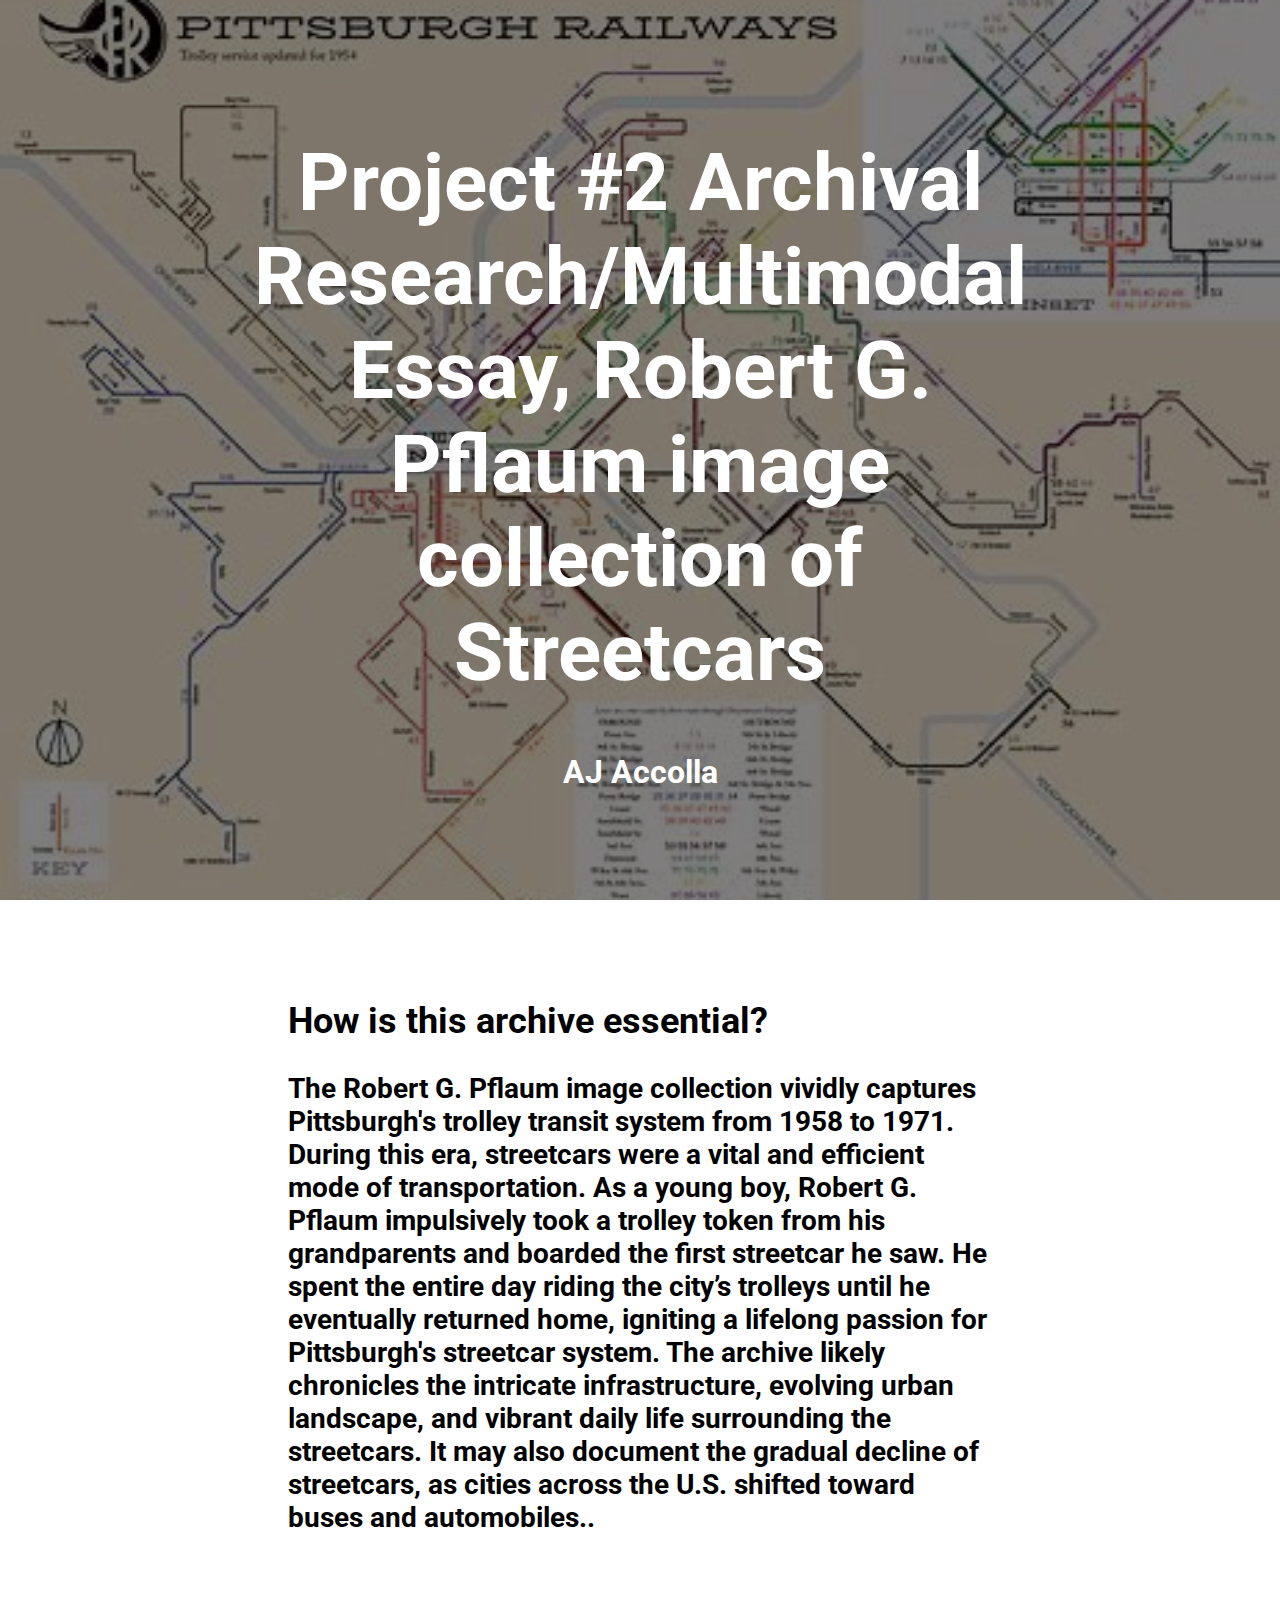
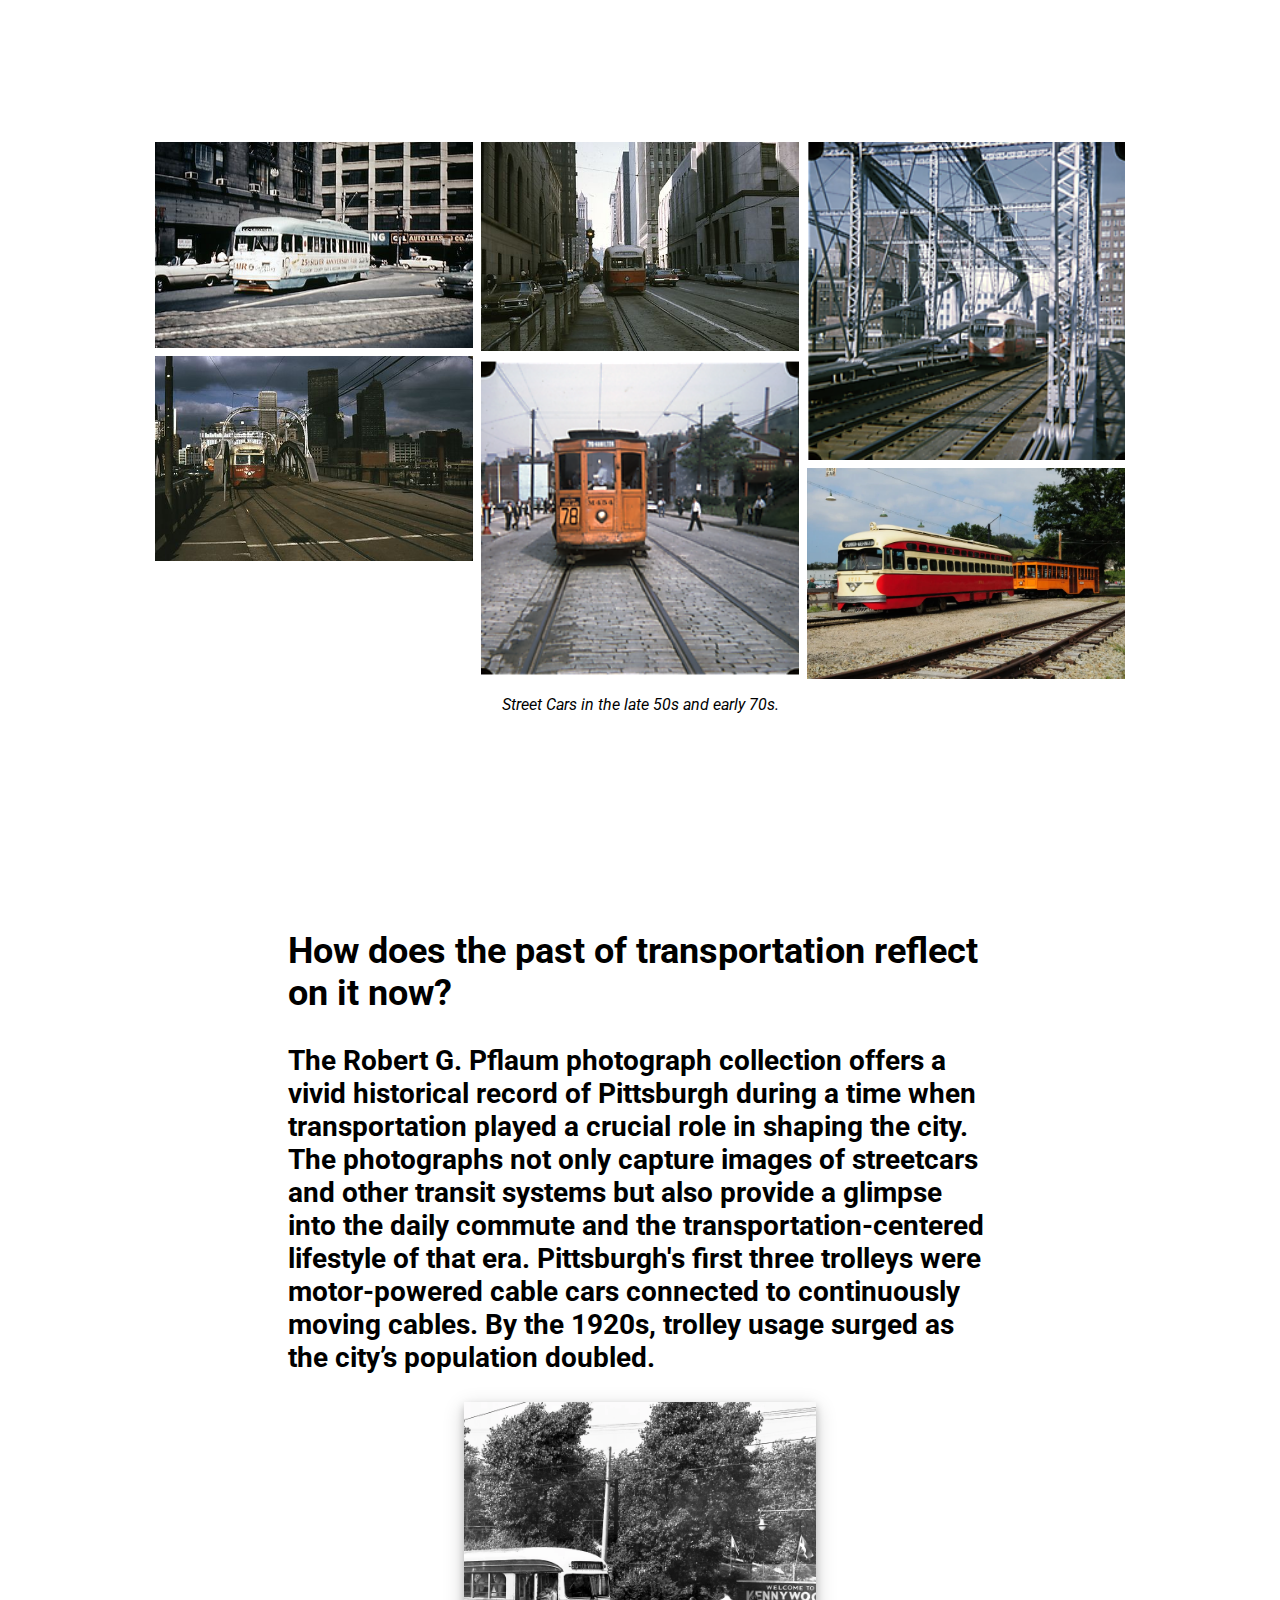
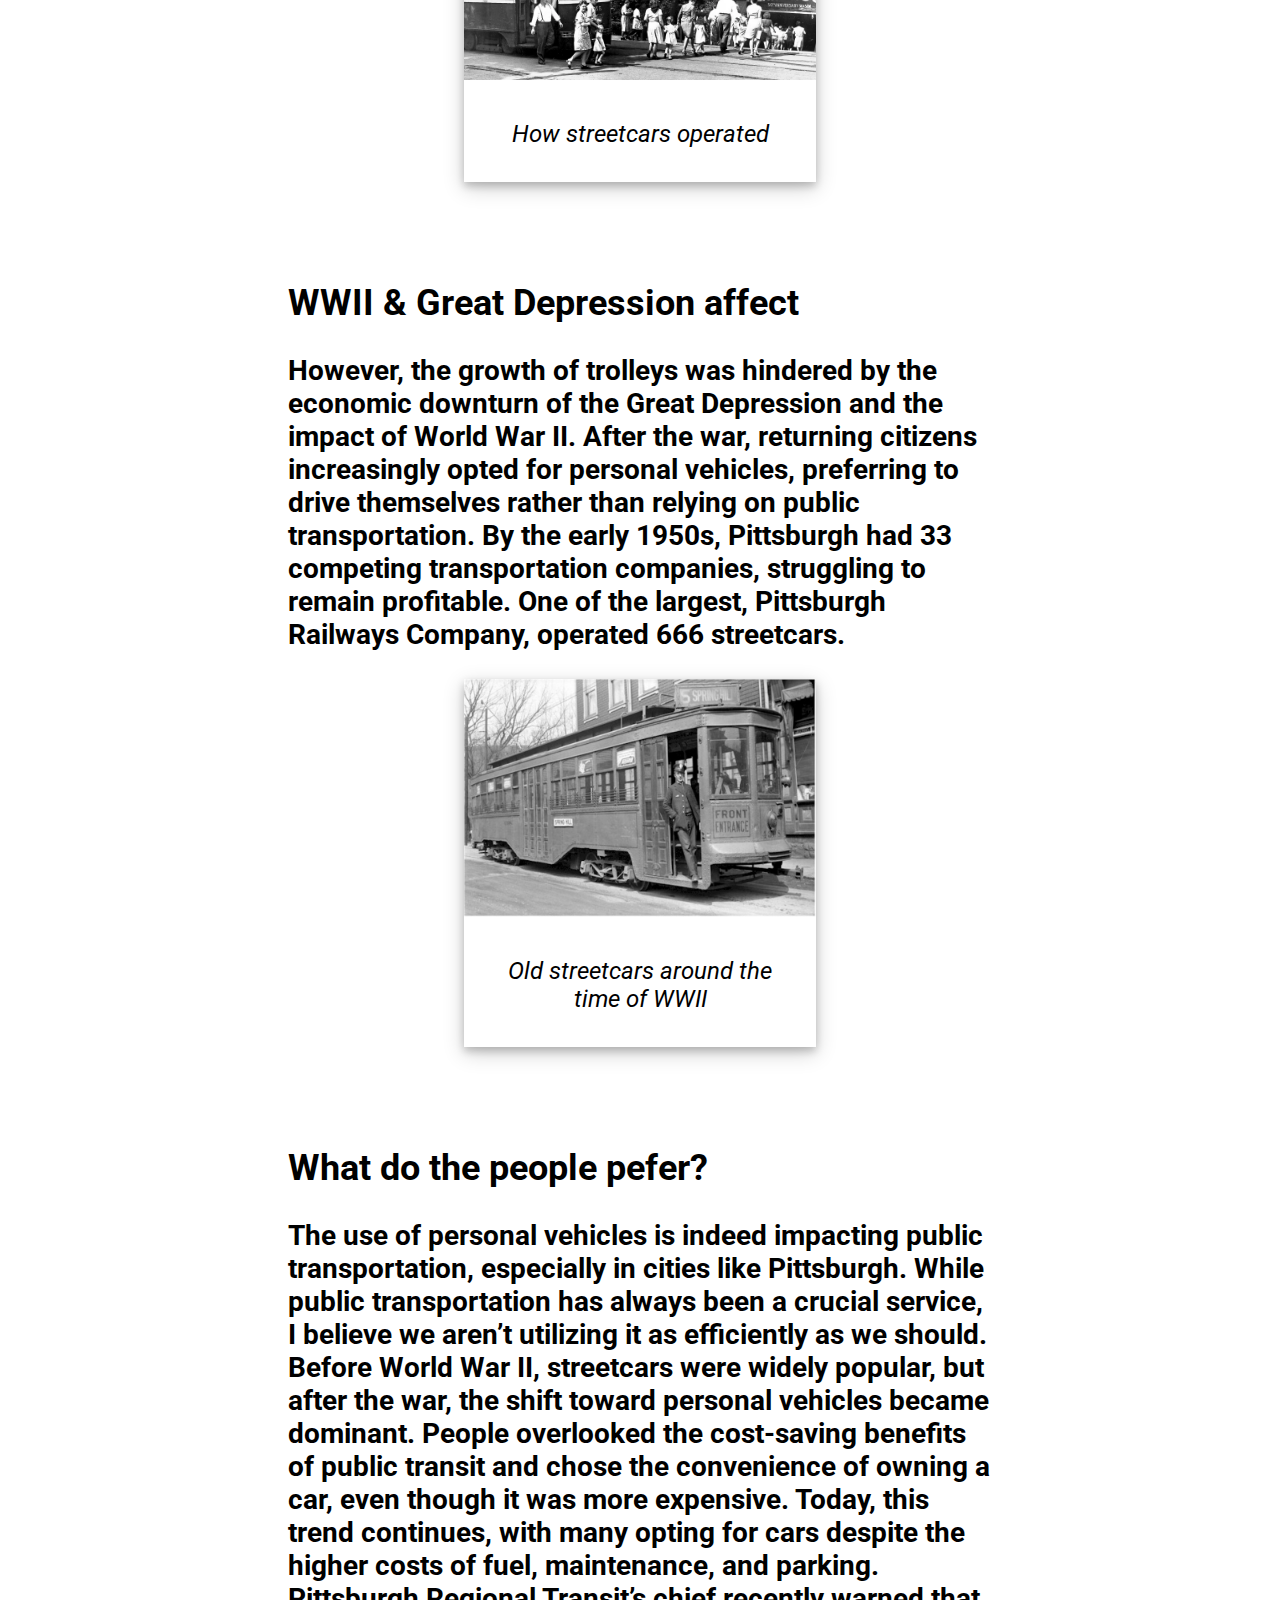
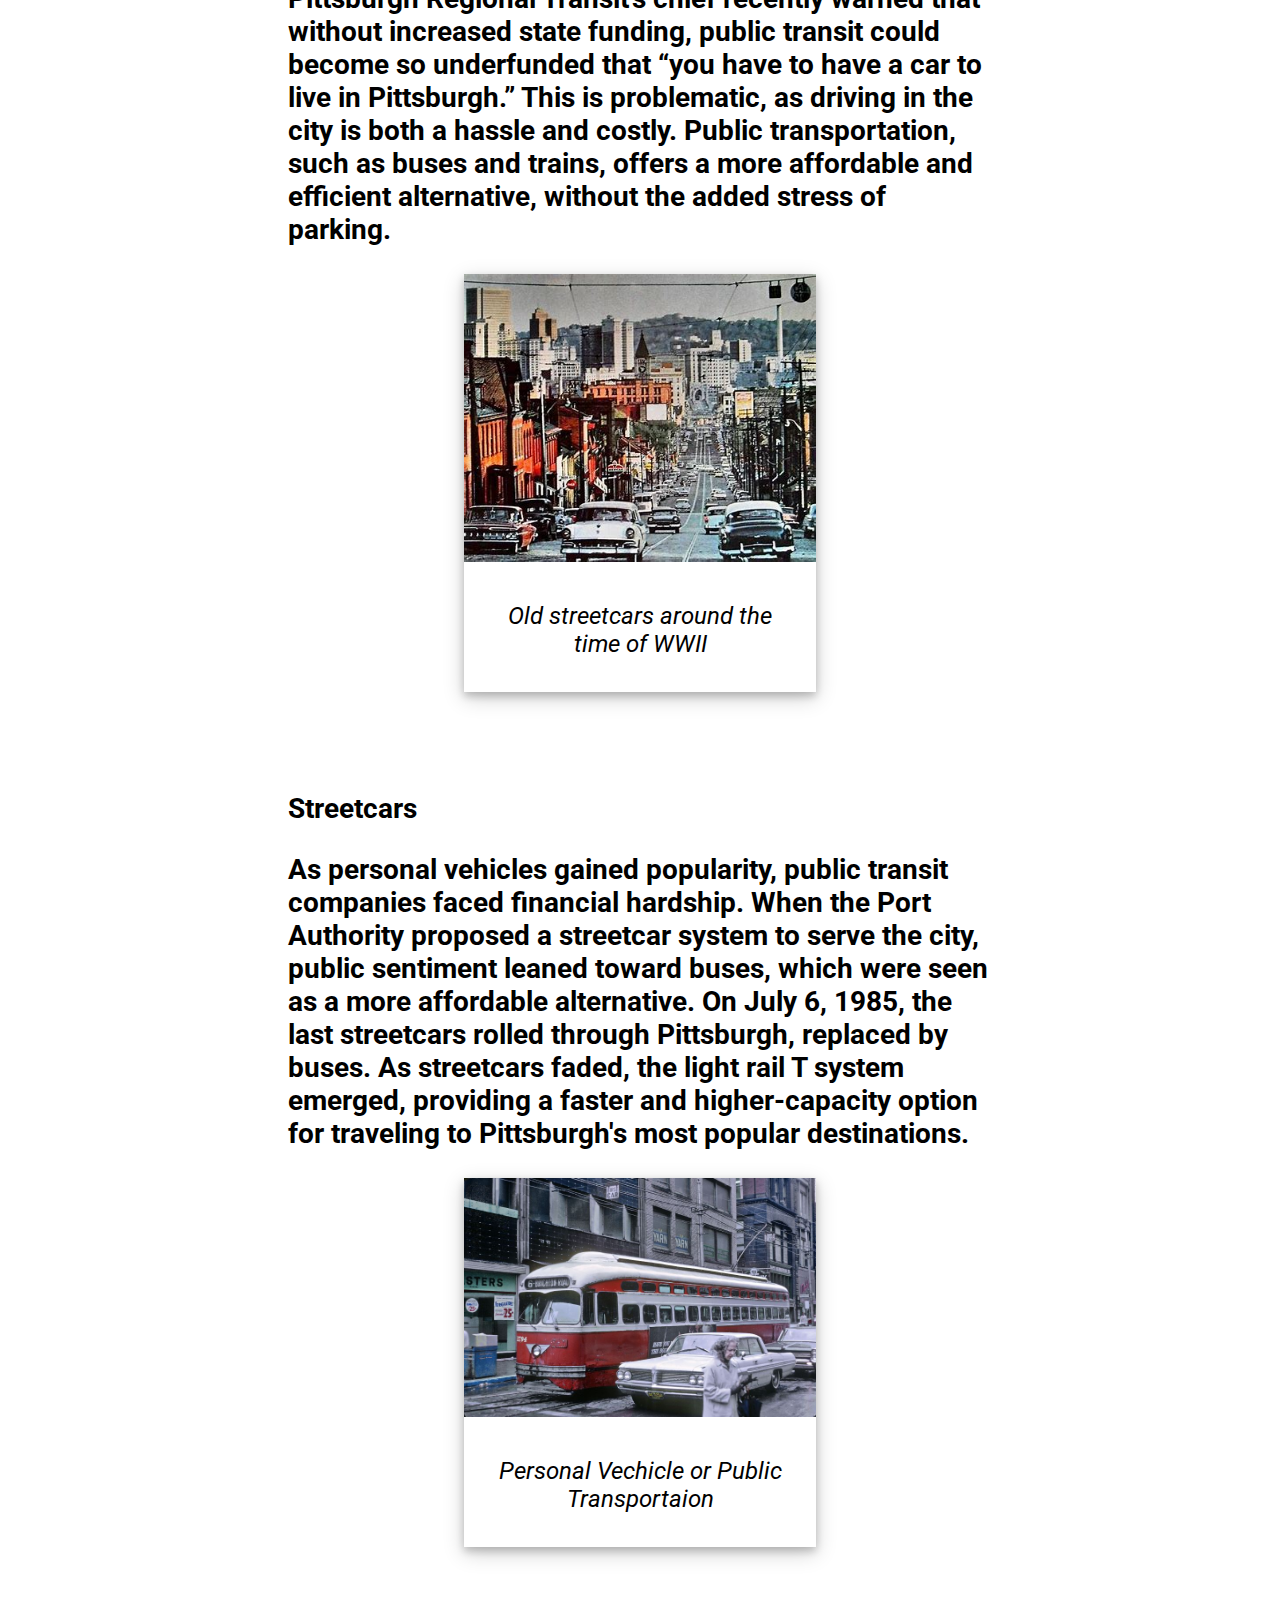
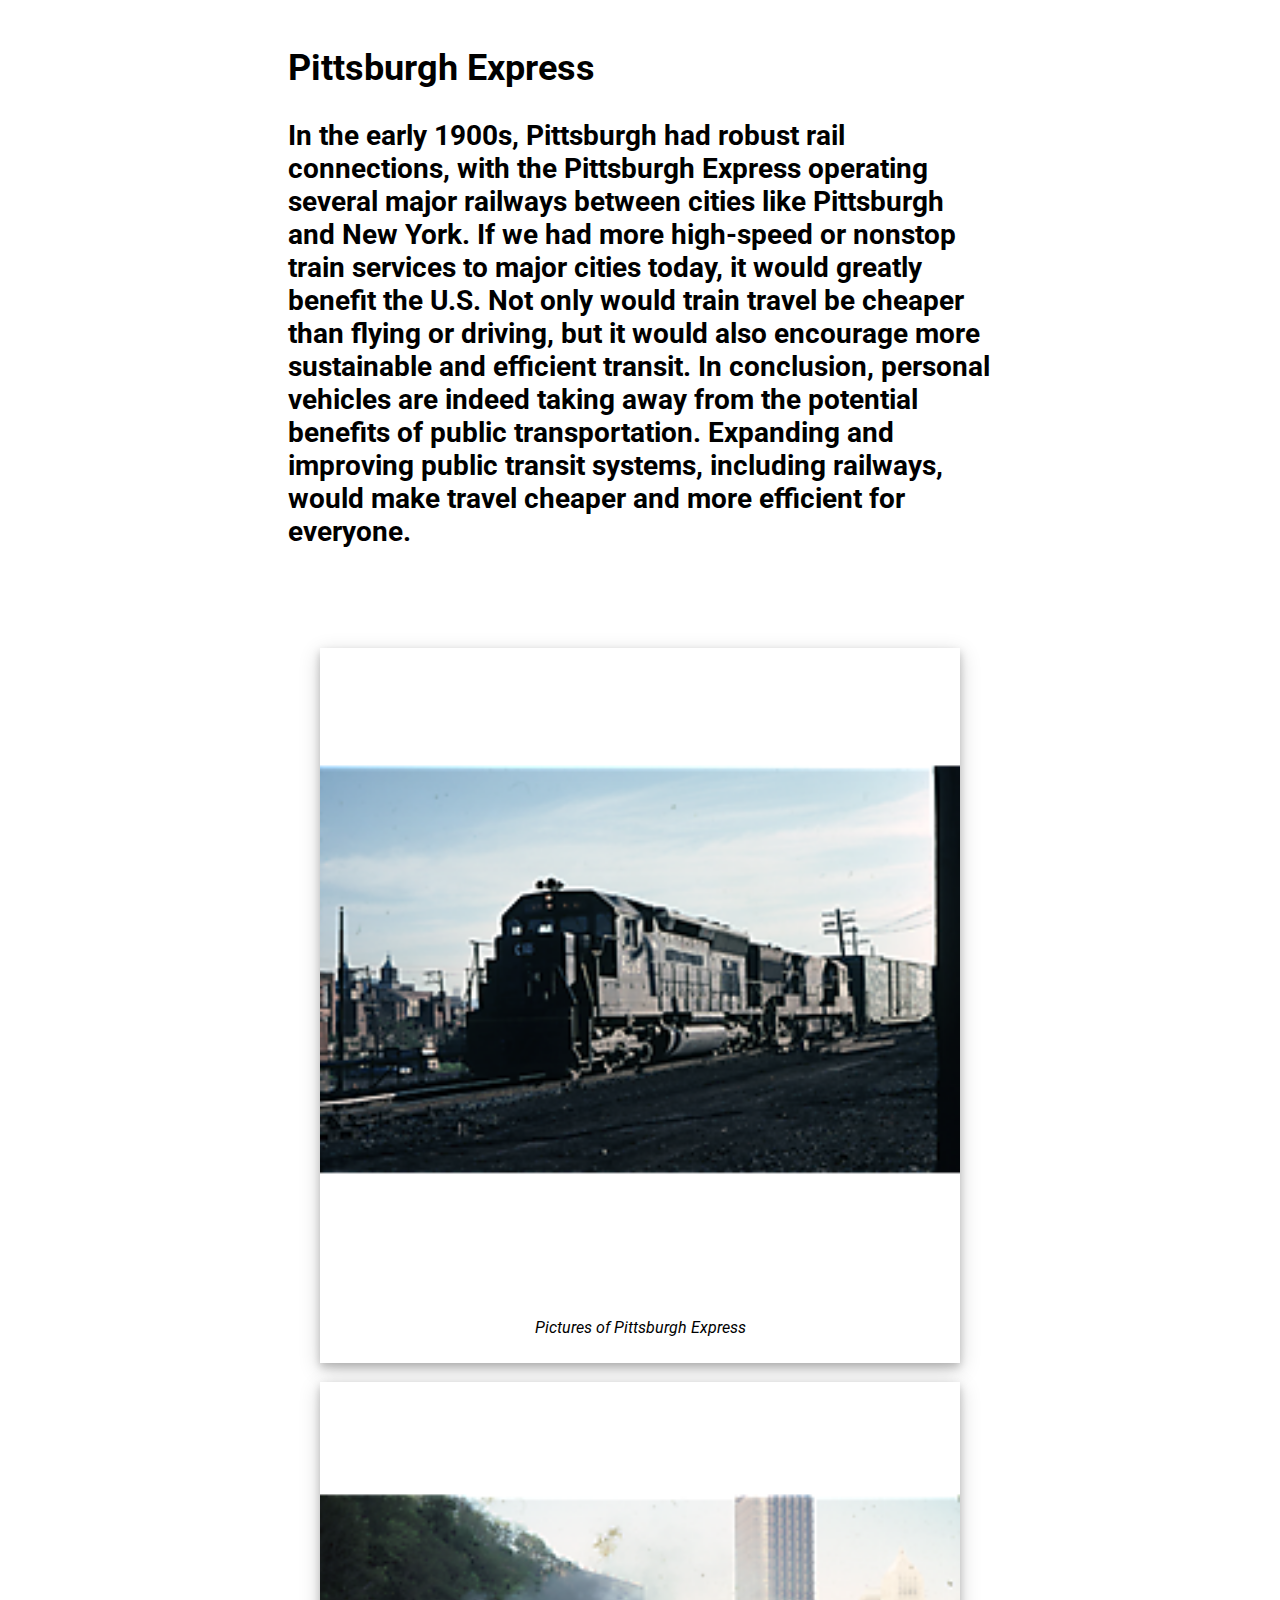
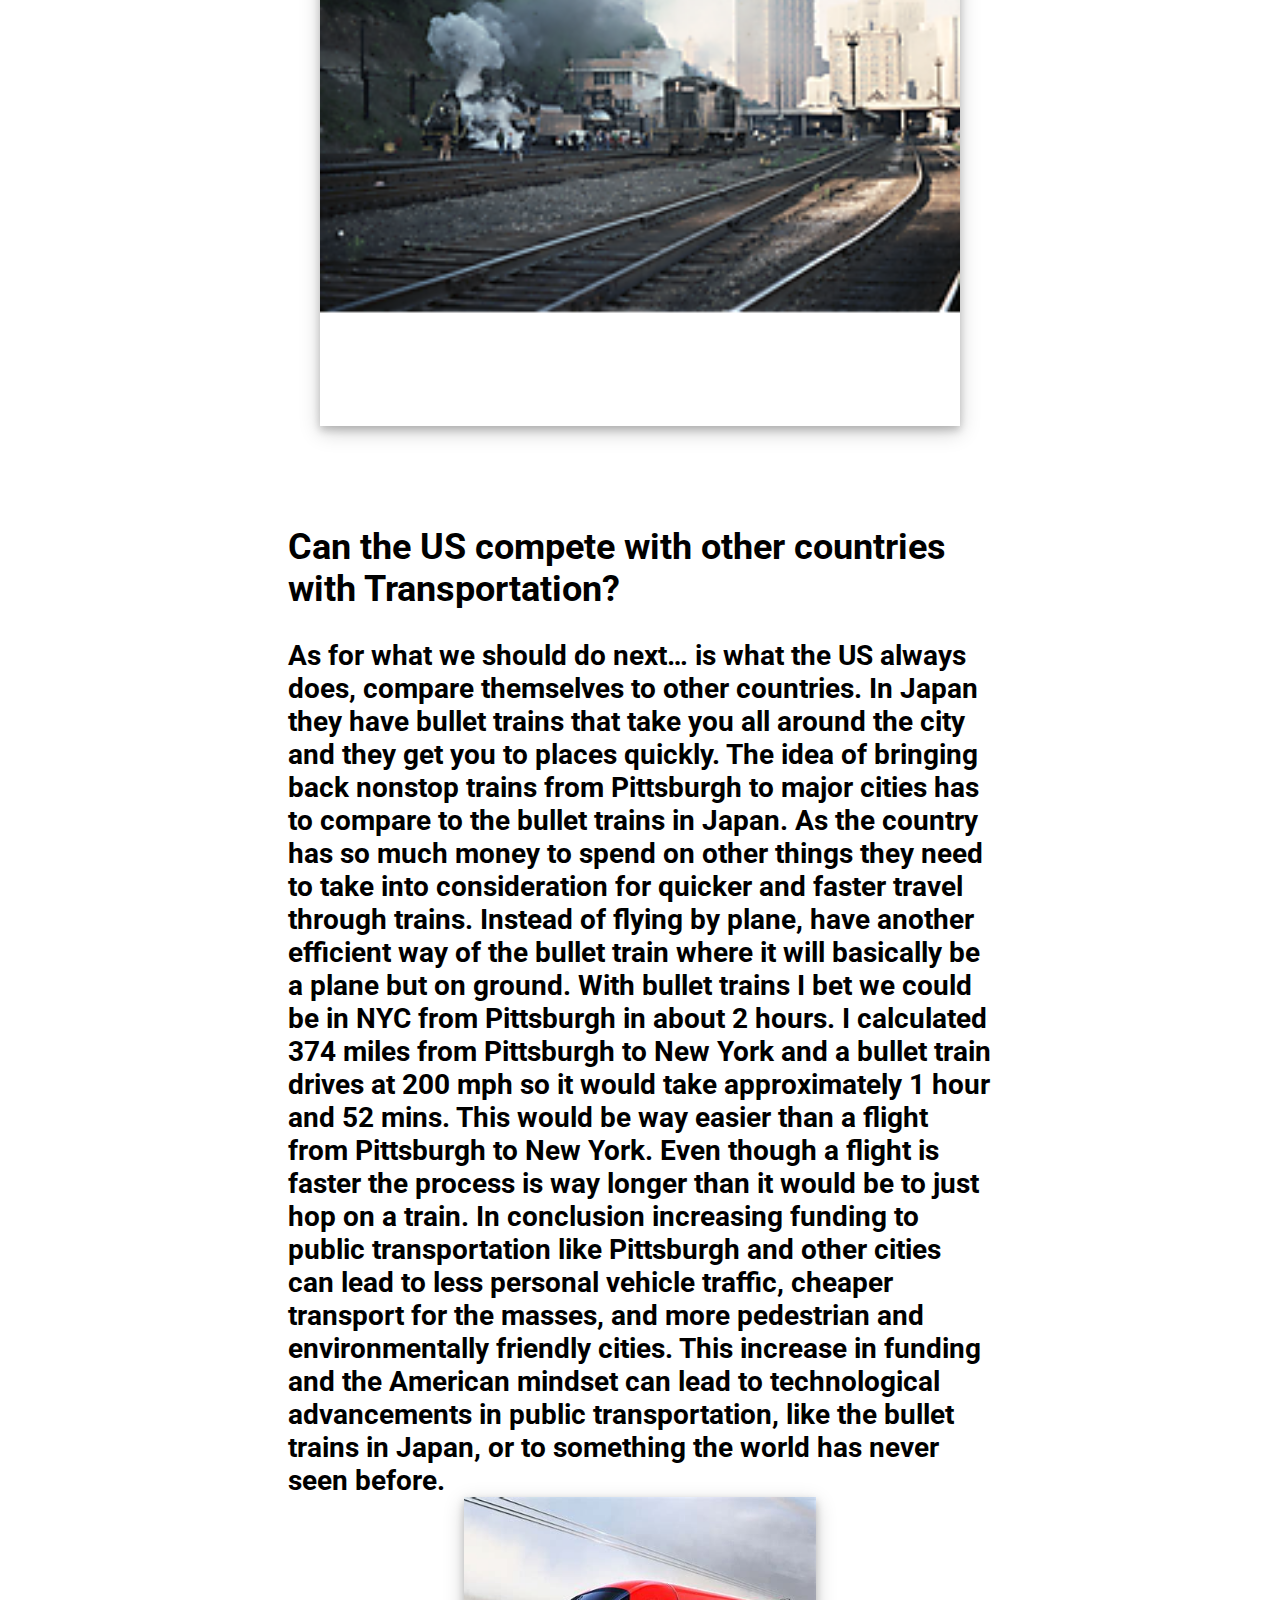
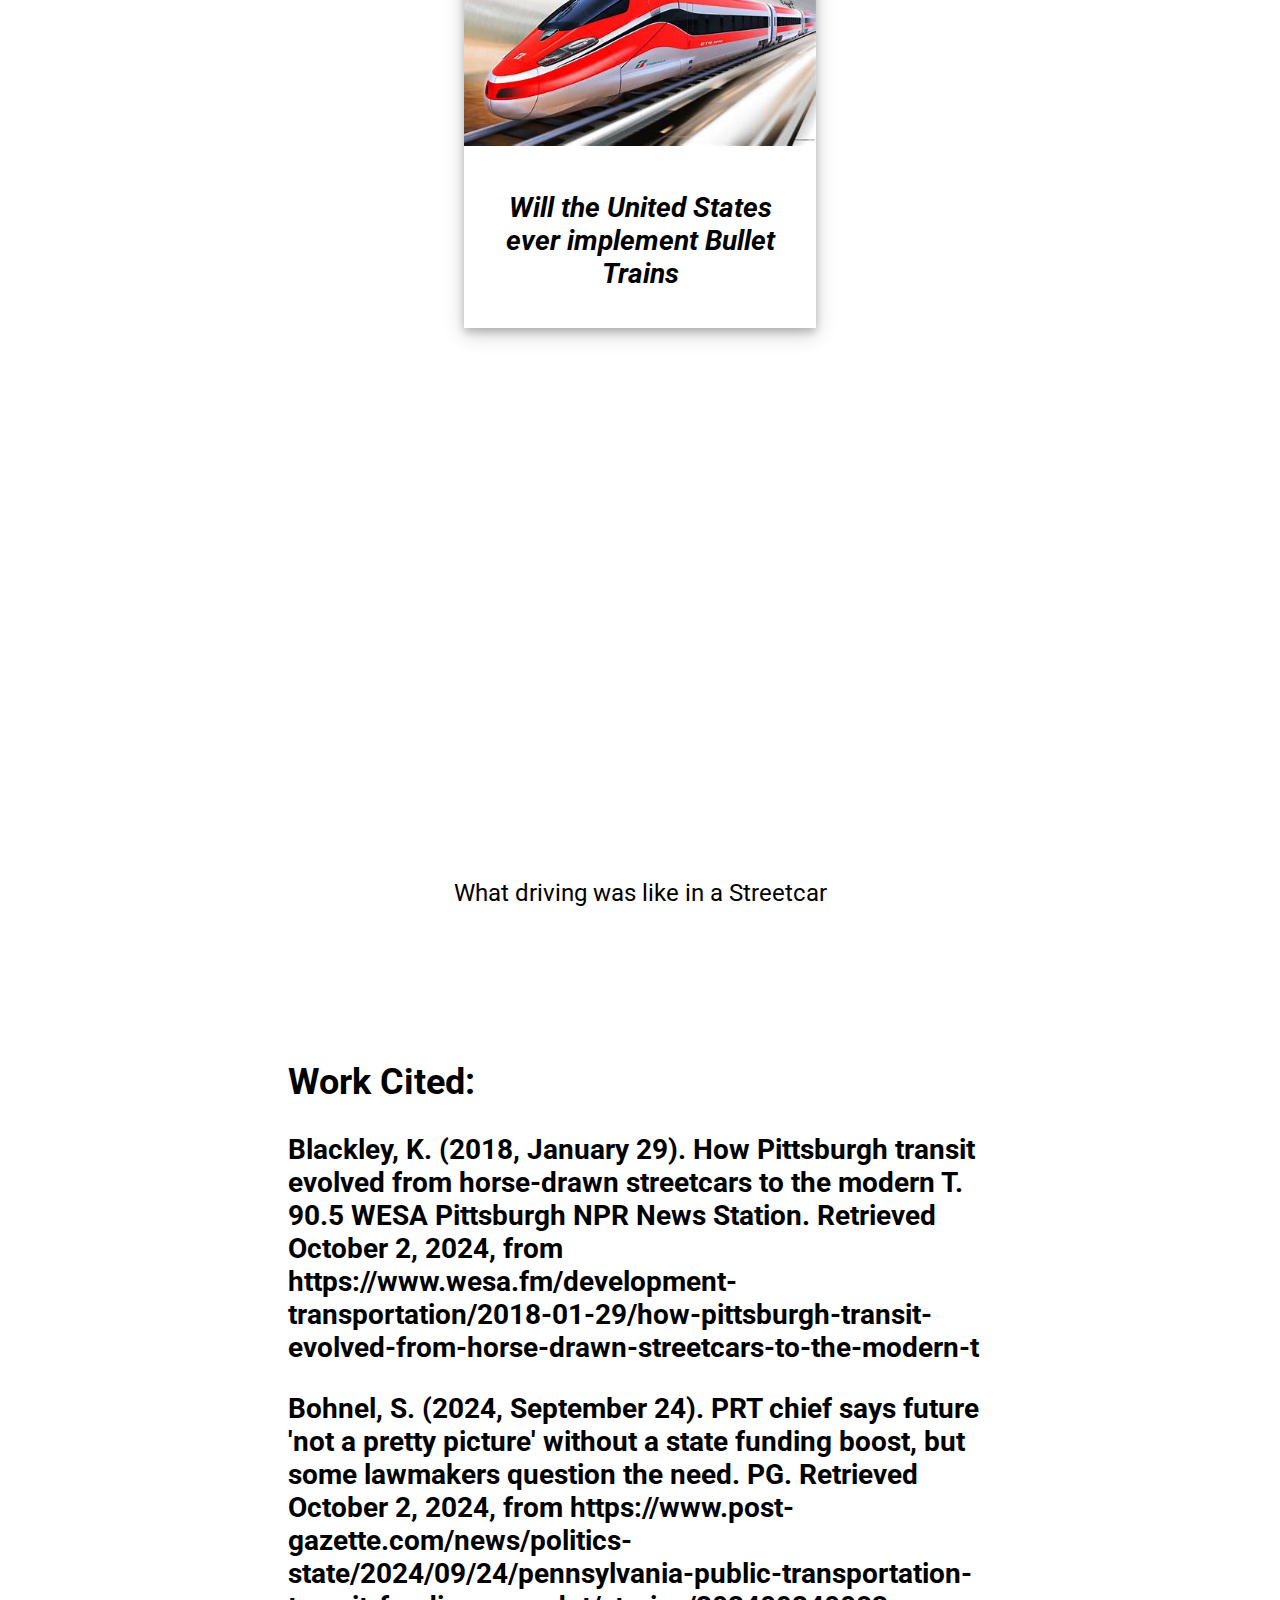
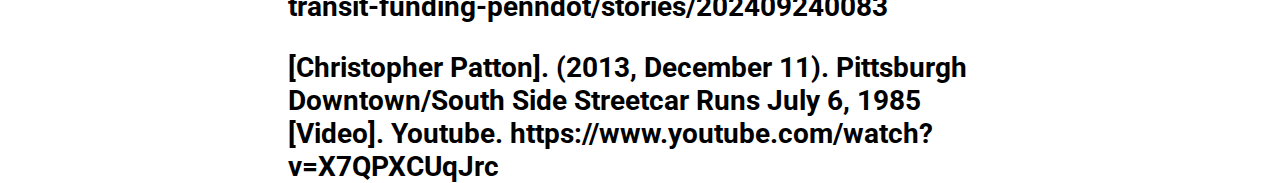
<file: index.html>
<!--Looks like you're ready to get making with Pitt Fuego Webtext Generator. Good luck. Let's remember a few basics:

1. If you haven't worked through an introductory project like "I Am...A Project in Becoming," please do so. It will give you the basic skills to use this webtext generator.
2. Use HTML5 compatible file formats.
3. Reduce image size when possible. 
4. Keep asset names simple and machine readable. We recommend camelCase. 
5. Match asset name and file type in your code. Be case sensitive. 
6. Consider accessibility: Use alt-text to describe images for the visually impaired, be descriptive when labeling links, and use clear button language. 
7. Be respectful of your own and others' privacy. 
8. Consult W3 or Stack Overflow when our code is not working or you need it to do something more than it's doing.
9. When you make a mistake, Control Z, Control Z, Control Z...
10. Publish, share, spread the love!-->

<!--BTW. You can leave these hidden HTML text fields be, or delete them. They are but road signs, absent from the larger design-->

<!DOCTYPE html>
<html lang="en">
<head>
<title>Pitt Fuego</title>
<link rel="icon" type="image/jpg" href="favicon.jpg">
<meta charset="UTF-8">
<meta name="viewport" content="width=device-width, initial-scale=1">
<link rel="stylesheet" type="text/css" href="style.css">
<!--We've added Google Fonts to The Webtext Generator. Go to https://www.w3schools.com/howto/howto_google_fonts.asp to find fonts and add them to this stylesheet link and to the html selector on style.css-->
<link href='https://fonts.googleapis.com/css?family=Roboto' rel='stylesheet'>
</head>


<body>

<!--To adjust hero image and text, find hero-image class on style.css-->
<div class="hero-image">
  <div class="hero-text">
      <h1>Project #2 Archival Research/Multimodal Essay, Robert G. Pflaum image collection of Streetcars
      </h1>
      <h2>AJ Accolla</h2>
  </div>
</div>

<!--To build your webtext, copy the code snippet (provided below) and paste into the <body> section below this line.-->


<div class="text-block" style="text-align: left">
  <h2>How is this archive essential?
  </h2>
    <h3>The Robert G. Pflaum image collection vividly captures Pittsburgh's trolley transit system from 1958 to 1971. During this era, streetcars were a vital and efficient mode of transportation. As a young boy, Robert G. Pflaum impulsively took a trolley token from his grandparents and boarded the first streetcar he saw. He spent the entire day riding the city’s trolleys until he eventually returned home, igniting a lifelong passion for Pittsburgh's streetcar system. The archive likely chronicles the intricate infrastructure, evolving urban landscape, and vibrant daily life surrounding the streetcars. It may also document the gradual decline of streetcars, as cities across the U.S. shifted toward buses and automobiles.</a>.</h3>
</div>

<div class="flexbox-container">
  <div class="row">
      <div class="column">
          <img src="streetcar 1.jpeg" alt="describe the image HERE for accessibility purposes">
          <img src="streetcar 2.jpeg" alt="describe the image HERE for accessibility purposes">
      </div>
      <div class="column">
          <img src="streetcar 3.jpeg" alt="describe the image HERE for accessibility purposes">
          <img src="streetcar 4.png" alt="describe the image HERE for accessibility purposes">
      </div>
      <div class="column">
          <img src="streetcar 5.png" alt="describe the image HERE for accessibility purposes">
          <img src="streetcar 9.webp" alt="describe the image HERE for accessibility purposes">
      </div>
  </div>
      <p><i>Street Cars in the late 50s and early 70s.</i></p>
</div>



<div class="text-block" style="text-align: left">
  <h2>How does the past of transportation reflect on it now?
  </h2>
    <h3>The Robert G. Pflaum photograph collection offers a vivid historical record of Pittsburgh during a time when transportation played a crucial role in shaping the city. The photographs not only capture images of streetcars and other transit systems but also provide a glimpse into the daily commute and the transportation-centered lifestyle of that era. Pittsburgh's first three trolleys were motor-powered cable cars connected to continuously moving cables. By the 1920s, trolley usage surged as the city’s population doubled.</a></h3>


    

  <div class="polaroid">
    <img src="streetcar 10.webp" alt="describe the image HERE for accessibility purposes">
      <div class="polaroid-caption">
        <p><i>How streetcars operated</i></p>
      </div>
  </div>
</div>
<div class="text-block" style="text-align: left">
  <h2>WWII & Great Depression affect
  </h2>
    <h3>However, the growth of trolleys was hindered by the economic downturn of the Great Depression and the impact of World War II. After the war, returning citizens increasingly opted for personal vehicles, preferring to drive themselves rather than relying on public transportation. By the early 1950s, Pittsburgh had 33 competing transportation companies, struggling to remain profitable. One of the largest, Pittsburgh Railways Company, operated 666 streetcars.
    </a></h3>
  
    <div class="polaroid">
      <img src="streetcar 13.jpeg" alt="describe the image HERE for accessibility purposes">
        <div class="polaroid-caption">
          <p><i>Old streetcars around the time of WWII</i></p>
        </div>
    </div>
  </div>

  <div class="text-block" style="text-align: left">
    <h2>What do the people pefer? 
    </h2>
      <h3>
        <h2>
        </h2>
          <h3>
          </a>The use of personal vehicles is indeed impacting public transportation, especially in cities like Pittsburgh. While public transportation has always been a crucial service, I believe we aren’t utilizing it as efficiently as we should. Before World War II, streetcars were widely popular, but after the war, the shift toward personal vehicles became dominant. People overlooked the cost-saving benefits of public transit and chose the convenience of owning a car, even though it was more expensive.
          
        Today, this trend continues, with many opting for cars despite the higher costs of fuel, maintenance, and parking. Pittsburgh Regional Transit’s chief recently warned that without increased state funding, public transit could become so underfunded that “you have to have a car to live in Pittsburgh.” This is problematic, as driving in the city is both a hassle and costly. Public transportation, such as buses and trains, offers a more affordable and efficient alternative, without the added stress of parking.
          
          

    </h3>
    <div class="polaroid">
      <img src="streetcar 99.jpeg" alt="describe the image HERE for accessibility purposes">
        <div class="polaroid-caption">
          <p><i>Old streetcars around the time of WWII</i></p>
        </div>
    </div>
  </div>
 
 
  <div class="text-block" style="text-align: left">
 
    <h2>
    </h2>
      <h3>
        <h2>
        </h2>
          <h3>Streetcars
            <p></p>
          </a>As personal vehicles gained popularity, public transit companies faced financial hardship. When the Port Authority proposed a streetcar system to serve the city, public sentiment leaned toward buses, which were seen as a more affordable alternative. On July 6, 1985, the last streetcars rolled through Pittsburgh, replaced by buses. As streetcars faded, the light rail T system emerged, providing a faster and higher-capacity option for traveling to Pittsburgh's most popular destinations.

        </h3>
        <div class="polaroid">
          <img src="1960s-pittsburgh-streetcar-system-1.jpeg" alt="describe the image HERE for accessibility purposes">
            <div class="polaroid-caption">
              <p><i>Personal Vechicle or Public Transportaion</i></p>
            </div>
        </div>
      </div>



      <div class="text-block" style="text-align: left">
      <h2>Pittsburgh Express 
      </h2>
        <h3>
        </a>In the early 1900s, Pittsburgh had robust rail connections, with the Pittsburgh Express operating several major railways between cities like Pittsburgh and New York. If we had more high-speed or nonstop train services to major cities today, it would greatly benefit the U.S. Not only would train travel be cheaper than flying or driving, but it would also encourage more sustainable and efficient transit.

        In conclusion, personal vehicles are indeed taking away from the potential benefits of public transportation. Expanding and improving public transit systems, including railways, would make travel cheaper and more efficient for everyone.
      </div>

      <div class="polaroid">
        <img src="streetcar 7.png" alt="describe the image HERE for accessibility purposes">
          <div class="polaroid-caption">
            <p><i>Pictures of Pittsburgh Express</i></p>
          </div>
      </div>
<br>
      <div class="polaroid">
        <img src="streetcar 6.png" alt="describe the image HERE for accessibility purposes">
    </div>

      <div class="text-block" style="text-align: left">
        
        <h2> Can the US compete with other countries with Transportation? 

        </h2>
          <h3>
          </a> As for what we should do next… is what the US always does, compare themselves to other countries. In Japan they have bullet trains that take you all around the city and they get you to places quickly. The idea of bringing back nonstop trains from Pittsburgh to major cities has to compare to the bullet trains in Japan. As the country has so much money to spend on other things they need to take into consideration for quicker and faster travel through trains. Instead of flying by plane, have another efficient way of the bullet train where it will basically be a plane but on ground. With bullet trains I bet we could be in NYC from Pittsburgh in about 2 hours. I calculated 374 miles from Pittsburgh to New York and a bullet train drives at 200 mph so it would take approximately 1 hour and 52 mins. This would be way easier than a flight from Pittsburgh to New York. Even though a flight is faster the process is way longer than it would be to just hop on a train. In conclusion increasing funding to public transportation like Pittsburgh and other cities can lead to less personal vehicle traffic, cheaper transport for the masses, and more pedestrian and environmentally friendly cities. This increase in funding and the American mindset can lead to technological advancements in public transportation, like the bullet trains in Japan, or to something the world has never seen before.


          <div class="polaroid">
            <img src="Streetcar 14.jpeg" alt="describe the image HERE for accessibility purposes">
              <div class="polaroid-caption">
                <p><i>Will the United States ever implement Bullet Trains</i></p>
              </div>
          </div>
        </div>


        <div class="text-block" style="text-align: left">
     <div class="video">
      <div class="video-container">
        <iframe width="560" height="315" src="https://www.youtube.com/embed/X7QPXCUqJrc?si=M5qbNYx89Zah-fWK" title="YouTube video player" frameborder="0" allow="accelerometer; autoplay; clipboard-write; encrypted-media; gyroscope; picture-in-picture; web-share" referrerpolicy="strict-origin-when-cross-origin" allowfullscreen></iframe>
      </div>
           <p>What driving was like in a Streetcar</p>
    </div>

    <h2>Work Cited:
    </h2>
      <h3>
      </a>Blackley, K. (2018, January 29). How Pittsburgh transit evolved from horse-drawn streetcars to the modern T. 90.5 WESA Pittsburgh NPR News Station. Retrieved October 2, 2024, from https://www.wesa.fm/development-transportation/2018-01-29/how-pittsburgh-transit-evolved-from-horse-drawn-streetcars-to-the-modern-t
      <p></p>
      Bohnel, S. (2024, September 24). PRT chief says future 'not a pretty picture' without a state funding boost, but some lawmakers question the need. PG. Retrieved October 2, 2024, from https://www.post-gazette.com/news/politics-state/2024/09/24/pennsylvania-public-transportation-transit-funding-penndot/stories/202409240083
      <p></p>
      [Christopher Patton]. (2013, December 11). Pittsburgh Downtown/South Side Streetcar Runs July 6, 1985 [Video]. Youtube. https://www.youtube.com/watch?v=X7QPXCUqJrc
    </h3>

  </body>
  </html>
     <!--Looking to add components? You've come to the right place. Copy and paste Code Snippets and add to the body section. Adjust class properties on style.css.


        
     Looking to publish this webtext in GitHub? Here are your next steps:

     Sign in to GitHub. Create a new repository. Name it. Click “uploading an existing file,” then select/drag and drop all of your files... all of them, index.html. style.css, readme, and your image assets. Click "commit." Now go to your repository "settings." Scroll down to "Pages." Here you will change "source" from "none" to "main" branch. This will publish your webtext online. Copy your URL from this settings page...and now it's time to circulate your webtext! Peace and love only, Stephen Quigley, University of Pittsburgh, 2021.-->



       <!--Looking to add components? You've come to the right place. Copy and paste Code Snippets and add to the body section. Adjust class CSS properties on style.css.


    ***Add Text Block***

    (Format textblock using inline styling: text-align: left, center, justify, right. To improve accessibility, always left-align text longer than three lines; Format text: <i>italics</i>; <b>bold</b>; <u>underline</u>; <mark>highlight</mark>; <sup>superscript</sup>; <sub>subscript</sub>; Link Website: <a href="link">LinkName</a>; Line Breaks: <br></br>;

  <div class="text-block" style="text-align: left">
    <h2>Header</h2>
       <p>We recommend using our mobile-ready text sizing. Lorem ipsum dolor sit amet, consectetur adipiscing elit, sed do eiusmod tempor incididunt ut labore et dolore magna aliqua. Ut enim ad minim veniam, quis nostrud exercitation ullamco laboris nisi ut aliquip ex ea commodo consequat. Duis aute irure dolor in reprehenderit in voluptate velit esse cillum dolore eu fugiat nulla pariatur. Excepteur sint occaecat cupidatat non proident, sunt in culpa qui officia deserunt mollit anim id est laborum.</p>
  </div>



    ***Add Pull Quote***

    (Format text: Italics: <i>italics</i>; Bold: <b>bold</b>. Change font and font size using CSS)

  <div class="pull-quote" style="text-align: center">
    <h2>Excepteur sint occaecat cupidatat non proident!</h2>
  </div>



    ***Bulleted Points or List***

    (Nest within text-block or style using CSS. Change <ul> to <ol> in HTML to switch from unordered list to ordered list.)

  <div>
    <ul>
      <li>first</li>
      <li>second</li>
      <li>third</li>
    </ul>
  </div>



    ***Add Link that Looks Like a Button***

    (Clearly label link action. For more stylings, find button-box class properties on style.css)

  <div class="button-box">
    <a href="https://pitt-fuego.github.io/Pitt-Fuego-Coding-Tools/" class="button">Go to Fuego</a>
  </div>



    ***Add CSS Flexbox Container with Placeholder Images***

    (Add or subtract columns. Control column width using CSS.)

  <div class="flexbox-container">
    <div class="row">
        <div class="column">
            <img src="pgrid1.jpg" alt="describe the image HERE for accessibility purposes">
            <img src="pgrid2.jpg" alt="describe the image HERE for accessibility purposes">
        </div>
        <div class="column">
            <img src="pgrid3.jpg" alt="describe the image HERE for accessibility purposes">
            <img src="pgrid4.jpg" alt="describe the image HERE for accessibility purposes">
        </div>
        <div class="column">
            <img src="pgrid5.jpg" alt="describe the image HERE for accessibility purposes">
            <img src="pgrid6.jpg" alt="describe the image HERE for accessibility purposes">
        </div>
    </div>
        <p><i>Add a caption.</i></p>
  </div>



    ***Add Image Frame and Filters***

    (Control image width using inline styling. Adjust "frame" class properties using CSS.)

  <img class="frame" src="codela.jpg" width="50%" alt="describe the image HERE for accessibility purposes">
    <div class="caption">
      <p><i>Add a caption</i></p>
    </div>
  



    ***Add Polaroid***

    (Control image width using CSS.)

  <div class="polaroid">
    <img src="polaroid.jpg" alt="describe the image HERE for accessibility purposes">
      <div class="polaroid-caption">
        <p><i>Add a caption</i></p>
      </div>
  </div>



      ***Add Image Container with Text Box***

      (Control Image Container properties using CSS.)

  <div class="image-container">
    <img src="fuego.jpg" alt="describe image here">
      <div class="image-container-text">
        <p>Lorem ipsum dolor sit amet, consectetur adipiscing elit.</p>
      </div>
  </div>



    ***Add Parallax Window***

      (Adjust window height using parallax class on style.css)

  <div class="parallax"></div>
    <div class="caption">
      <p><i>Add a caption.</i></p>
  </div>



     ***Embed YouTube Video***

  <div class="video">
    <div class="video-container">
         <iframe width="560" height="315" src="https://www.youtube.com/embed/KVUBbM7pIYw?si=S02HKRwmh-psrWHJ" title="YouTube video player" frameborder="0" allow="accelerometer; autoplay; clipboard-write; encrypted-media; gyroscope; picture-in-picture" allowfullscreen></iframe>
    </div>
         <p>Add a caption.</p>
  </div>


    ***Add Copyright Footer***

  <div class="footer">
    <p><i>Copyright Your Name, Year.</i></p>
  </div>



    ***Need something that's not here? Go to https://www.w3schools.com to find all kinds of resources to facilitate your code learning.***
</file>
<file: style.css>
/* Select readable font and text/background colors with good contrast. To search for different Google Fonts, go to https://www.w3schools.com/howto/howto_google_fonts.asp */

body, html {
    height: 100%;
    margin: 0;
    font-family: 'Roboto';
    color: black;
    background-color: white;
  }  

.hero-image {
/* This selector controls the "hero image" class. You may need to change "hero.jpg" name/format to match your asset, or vice-versa */
    background-image: linear-gradient(rgba(0, 0, 0, 0.5), rgba(0, 0, 0, 0.5)), url("streetcar15.jpeg");
    height: 100%;
    background-attachment: fixed;
    background-position: center;
    background-repeat: no-repeat;
    background-size: cover;
    position: relative;
  }

/* This selector places text in the middle of the image */
.hero-text {
    text-align: center;
    position: absolute;
    top: 50%;
    left: 50%;
    transform: translate(-50%, -50%);
  }

/* The next two selectors control hero-text font properties. 2em is 2x inherited font-size value. 5 em is 5x stated value. */
.hero-text h1 {
    font-family: inherit;
    font-size: 5em;
    color: white;
  }

.hero-text h2 {
    font-family: inherit;
    font-size: 2em;
    color: white;
  }
  

 /* The text-block class selector controls the text-box on screens >800px. You will also need to adjust values in the next text-box selector. */
.text-block {
    display: block;
    width: 55%;
    background-color: inherit;
    padding: 0px;
    border: 0px solid black;
    margin-top: 100px;
    margin-bottom: 100px;
    margin-left: auto;
    margin-right: auto;
    font-family: inherit;
    font-size: 1.5em;
    color: inherit;
  }

 /* This code helps your text-block scale for screens ≤800px. */
  @media screen and (max-width: 800px) {
    .text-block {  
        display: block;
        width: 90%;
        background-color: inherit;
        padding: 0px;
        border: 0px solid black;
        margin-top: 100px;
        margin-bottom: 100px;
        margin-left: auto;
        margin-right: auto;
        font-family: inherit;
        font-size: 1.25em;
        color: inherit;
    }
  }


 /* The pull-quote class selector uses large text and border top/bottom properties.  */
.pull-quote {
    display: block;
    width: 70%;
    background-color: inherit;
    padding-left: 20px;
    padding-right: 20px;
    border-top: 3px solid #000;
    border-bottom: 3px solid #000;
    margin-top: 100px;
    margin-bottom: 100px;
    margin-left: auto;
    margin-right: auto;
    font: inherit;
    font-size: 1em;
    color: inherit;
  }


/* - Bulleted Points or List -
Unordered list element selector. Change unordered list from disc (default) to circle, square, or none. */
ul {
    list-style-type: default;
    padding-left: none;
    font: inherit;
    font-size: 1em;
    line-height: 2.2;
    color: inherit;
  }

/* Ordered list element selector. Change ordered list to upper-roman or lower-alpha. */
ol {
    list-style-type: default;
    padding-left: none;
    font: inherit;
    font-size: 1em;
    line-height: 2.2;
    color: inherit;
  }


/* - Link that Looks Like a Button -
Button-box class selector uses Flex Box Design (flex display) to scale the element in one dimension. */
.button-box {
    display: flex;
    height: 200px;
    border: 0px solid none;
    align-items: center;
    justify-content: center;
  }

/* Change button colors and other attributes here. */
.button {
    display: inline-block;
    background-color: #2A5DB0;
    padding: 15px 32px;
    border: none;
    cursor: pointer;
    font: inherit;
    font-size: 16px;
    color: white;
    text-align: center;
  }

/* Hover effect improves accessibility. */
.button:hover {
    background-color: #4682B4;
  }


/* - CSS Flexbox Layout -
CSS Flexbox creates responsive layouts for images, text, and other content. Reuse .column class to create additional grids with different proportions for specific content */

.flexbox-container {
  padding-top: 100px;
  padding-bottom: 100px;
  text-align: center;
 }

.row {
   display: flex;
   flex-wrap: wrap;
   padding: 0 4px;
   justify-content: center;
 }

/* Change max-width value depending on number of columns. */
.column {
   flex: 25%;
   max-width: 25%;
   padding: 0 4px;
 }

.column img  {
   margin-top: 8px;
   vertical-align: middle;
   width: 100%;
 }

/* CSS Grid Responsive layout - makes grid a one column-layout instead of two or three columns */
@media screen and (max-width: 800px) {
.column {
       flex: 75%;
       max-width: 75%;
   }
 }

 
/* - Frame class selector -
Use CSS box model to style image content. Adjust frame/filter class selector properties to customize. Copy, paste, rename class selector to quickly create alternative image stylings. */
.frame {
    display: block;
    background: orange;
    padding: 5px;
    border: 5px solid orangered;
    border-radius: 3%;
    margin-top: 0px;
    margin-bottom: 0px;
    margin-left: auto;
    margin-right: auto;
    filter: grayscale(%);
    filter: blur(px);
    filter: hue-rotate(deg);
}


/* - Polaroid - 
Polaroid class selector and container. Adjust Polaroid width here. */
.polaroid {
    display: block;
    width: 50%;
    background-color: white;
    box-shadow: 0 4px 8px 0 rgba(0, 0, 0, 0.2), 0 6px 20px 0 rgba(0, 0, 0, 0.19);
    margin-left: auto;
    margin-right: auto;
    margin-top: none;
    margin-bottom: none;
  }

.polaroid img {
    width: 100%;  /* Keep 100% */
    filter: grayscale(%);
    filter: blur(px);
    filter: hue-rotate(deg);
  }

.polaroid-caption {
    text-align: center;
    padding: 10px 20px;
  }


/*  - Image Container with Text Box -
Add text to your image and control text-box location*/
.image-container {
  display: block;
  position: relative;
  width: 90%;
  margin-top: 100px;
  margin-bottom:100px;
  margin-left: auto;
  margin-right: auto;
}

.image-container img {
  width: 100%;   /* Keep 100%. Add Filters.*/
}

.image-container-text {
  position: absolute;
  /*Using max-with property with pixels will prevent a left aligned box from over-scrolling*/
  max-width: 300px;
  /*Change location right/left and top/bottom. To center use top 50% left 50% */
  bottom: 20px;
  right: 20px;
  /*Using rgba (red,blue,green, alpha) allows us to control color and opacity. For a white tinted text box, use 255, 255, 255, .3 */
  background-color: rgba(0, 0, 0, .3);
  color: white;
  padding-left: 20px;
  padding-right: 20px;
  font-family: inherit;
  font-size: inherit;
}


/*  - Parallax -
This code controls that cool parallax image and scrolling effect. Change the image "fuego.jpg" below to match your asset.*/
.parallax {
    background-image: url("parallax.jpg");
/* Set a specific height */
    height: 500px;
/* control the parallax scrolling effect */
    background-attachment: fixed;
    background-position: center;
    background-repeat: no-repeat;
    background-size: cover;
    margin-top: 100px;
    margin-bottom: 0px;
  }

/* This code stops the parallax image and scrolling effect for small screens--at the moment, iPhones just don't like it.*/
@media screen and (max-width: 768px) {
    .parallax {
		    background-attachment: inherit;
        height: 400px;
	  }
  }


/*  - YouTube Video -
Uses container to control video across different screen sizes. */
.video {
    width: 75%;
    padding-left: 20px;
    padding-right: 20px;
    padding-top: 100px;
    padding-bottom: 100px;
    margin: auto;
    text-align: center;
  }

.video-container {
  	position:relative;
    height:0;
  	overflow:hidden;
  	padding-bottom:56.25%;
  	padding-top:30px;
  }

.video-container iframe, .video-container object, .video-container embed {
  	position:absolute;
  	top:0;
  	left:0;
  	width:100%;
  	height:100%;
  }

  @media screen and (max-width: 800px) {
    .video {
        width: 90%;
        margin-top: 100px;
        margin-bottom: 100px;
    }
  }


/*  - Caption -
Style caption left, center, justify, right. */
.caption {
    display: block;
    padding: none;
    border: none;
    margin: none;
    text-align: center;
  }


/*  - Logo -
Logo width controlled inline */
.logo {
    display: block;
    padding: 10px;
    border: 0px solid black;
    margin-top: 200px;
    margin-bottom: 0px;
    margin-left: auto;
    margin-right: auto;
    font: inherit;
    font-size: 12pt;
    text-align: center;
  }


/*  - Footer -
Add a Copyright */
.footer {
    border: none;
    padding: 10px;
    margin: auto;
    font: inherit;
    font-size: inherit;
    text-align: center;    
  }
</file>
